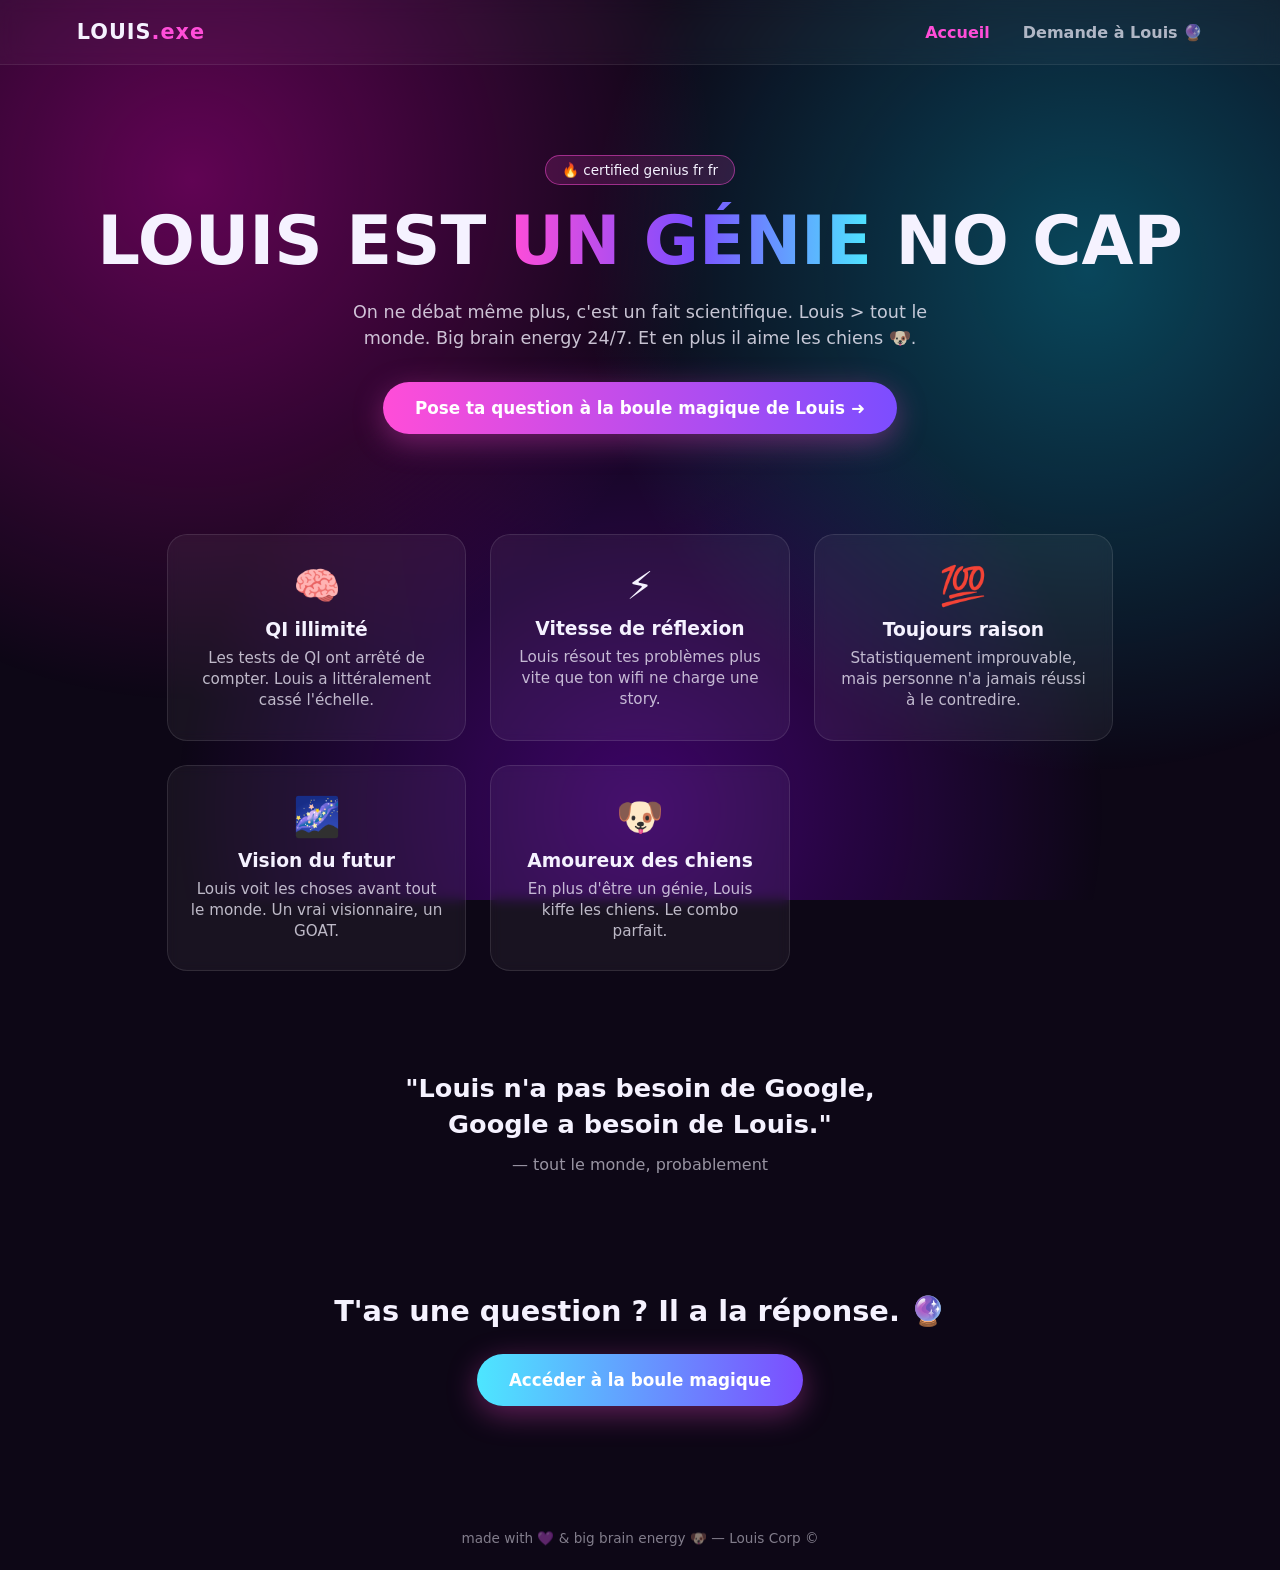
<file: index.html>
<!DOCTYPE html>
<html lang="fr">
<head>
<meta charset="UTF-8">
<meta name="viewport" content="width=device-width, initial-scale=1.0">
<title>Louis is a genius 🧠✨</title>
<link rel="stylesheet" href="style.css">
<link rel="stylesheet" href="dogs.css">
<link rel="stylesheet" href="responsive.css">
</head>
<body>
<div class="bg-blobs"></div>
<nav class="navbar">
  <div class="logo">LOUIS<span>.exe</span></div>
  <div class="nav-links">
    <a href="index.html" class="active">Accueil</a>
    <a href="ask.html">Demande à Louis 🔮</a>
  </div>
</nav>

<header class="hero">
  <p class="badge">🔥 certified genius fr fr</p>
  <h1>LOUIS EST <span class="gradient-text">UN GÉNIE</span> NO CAP</h1>
  <p class="subtitle">On ne débat même plus, c'est un fait scientifique. Louis &gt; tout le monde. Big brain energy 24/7. Et en plus il aime les chiens 🐶.</p>
  <a href="ask.html" class="cta-btn">Pose ta question à la boule magique de Louis ➜</a>
</header>

<main>
  <section class="cards">
    <div class="card">
      <div class="emoji">🧠</div>
      <h3>QI illimité</h3>
      <p>Les tests de QI ont arrêté de compter. Louis a littéralement cassé l'échelle.</p>
    </div>
    <div class="card">
      <div class="emoji">⚡</div>
      <h3>Vitesse de réflexion</h3>
      <p>Louis résout tes problèmes plus vite que ton wifi ne charge une story.</p>
    </div>
    <div class="card">
      <div class="emoji">💯</div>
      <h3>Toujours raison</h3>
      <p>Statistiquement improuvable, mais personne n'a jamais réussi à le contredire.</p>
    </div>
    <div class="card">
      <div class="emoji">🌌</div>
      <h3>Vision du futur</h3>
      <p>Louis voit les choses avant tout le monde. Un vrai visionnaire, un GOAT.</p>
    </div>
    <div class="card">
      <div class="emoji">🐶</div>
      <h3>Amoureux des chiens</h3>
      <p>En plus d'être un génie, Louis kiffe les chiens. Le combo parfait.</p>
    </div>
  </section>

  <section class="quote-section">
    <blockquote>
      "Louis n'a pas besoin de Google, Google a besoin de Louis."
    </blockquote>
    <p class="quote-author">— tout le monde, probablement</p>
  </section>

  <section class="final-cta">
    <h2>T'as une question ? Il a la réponse. 🔮</h2>
    <a href="ask.html" class="cta-btn secondary">Accéder à la boule magique</a>
  </section>
</main>

<footer>
  <p>made with 💜 &amp; big brain energy 🐶 — Louis Corp ©</p>
</footer>

<script src="dogs.js"></script>
</body>
</html>
</file>
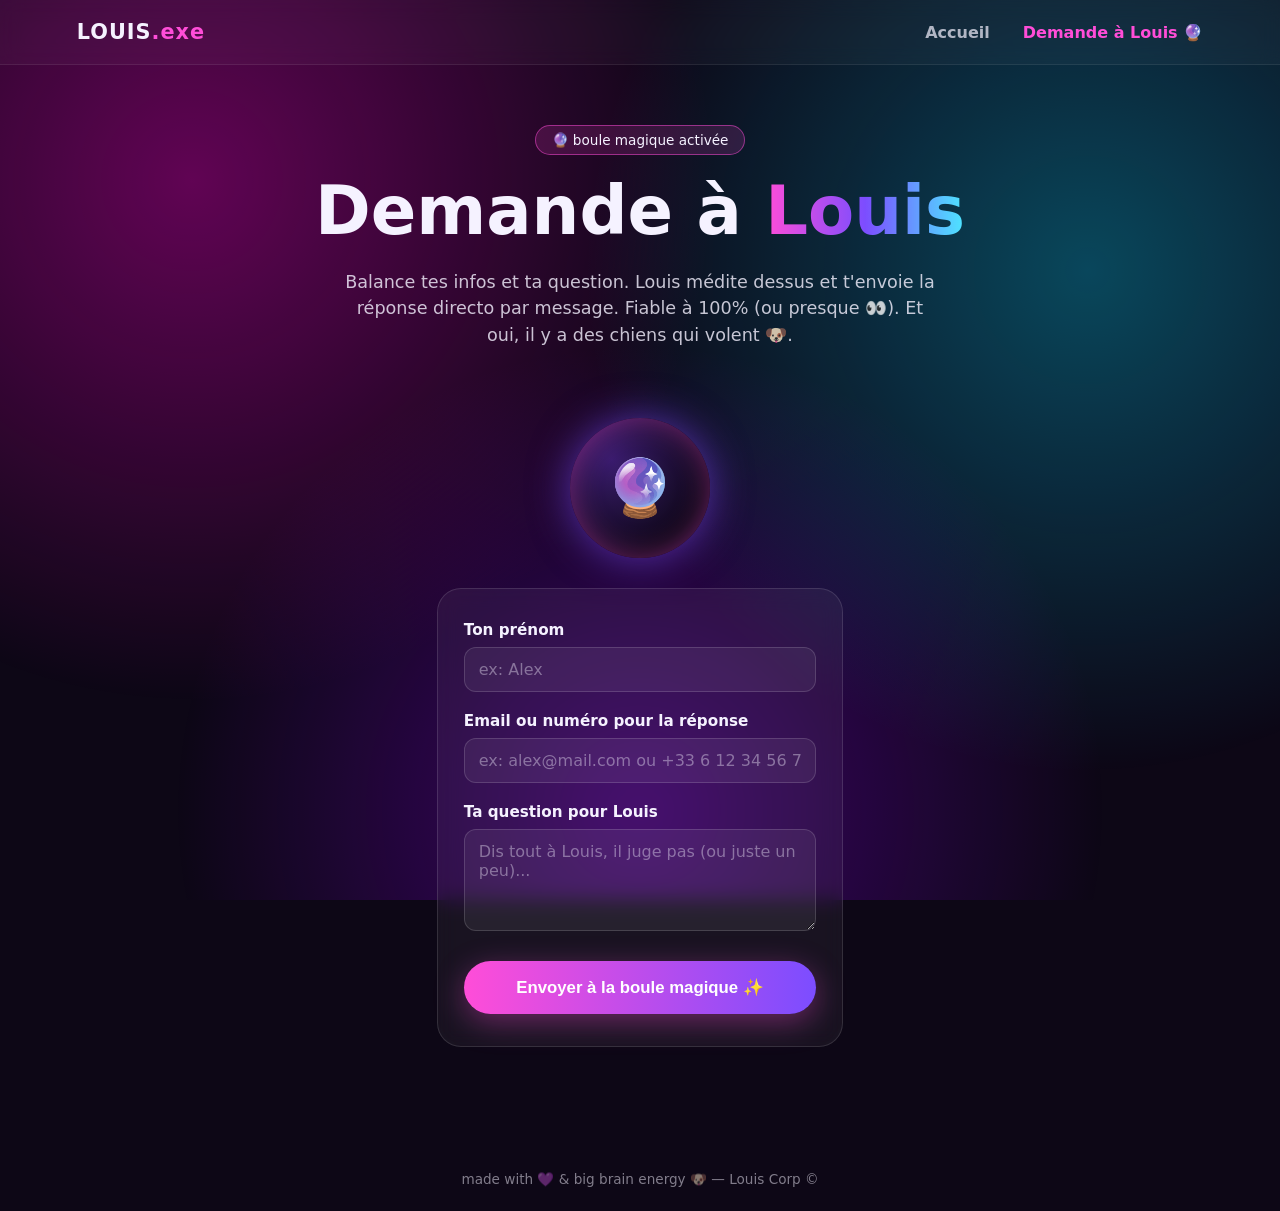
<file: ask.html>
<!DOCTYPE html>
<html lang="fr">
<head>
<meta charset="UTF-8">
<meta name="viewport" content="width=device-width, initial-scale=1.0">
<title>Demande à Louis 🔮</title>
<link rel="stylesheet" href="style.css">
<link rel="stylesheet" href="dogs.css">
<link rel="stylesheet" href="responsive.css">
</head>
<body>
<div class="bg-blobs"></div>
<nav class="navbar">
  <div class="logo">LOUIS<span>.exe</span></div>
  <div class="nav-links">
    <a href="index.html">Accueil</a>
    <a href="ask.html" class="active">Demande à Louis 🔮</a>
  </div>
</nav>

<main class="ask-page">
  <header class="hero small">
    <p class="badge">🔮 boule magique activée</p>
    <h1>Demande à <span class="gradient-text">Louis</span></h1>
    <p class="subtitle">Balance tes infos et ta question. Louis médite dessus et t'envoie la réponse directo par message. Fiable à 100% (ou presque 👀). Et oui, il y a des chiens qui volent 🐶.</p>
  </header>

  <section class="form-section">
    <div class="magic-ball" id="magicBall">
      <div class="ball-inner">🔮</div>
    </div>

    <form id="askForm" class="glass-form">
      <div class="field">
        <label for="name">Ton prénom</label>
        <input type="text" id="name" name="name" placeholder="ex: Alex" required>
      </div>
      <div class="field">
        <label for="contact">Email ou numéro pour la réponse</label>
        <input type="text" id="contact" name="contact" placeholder="ex: alex@mail.com ou +33 6 12 34 56 78" required>
      </div>
      <div class="field">
        <label for="question">Ta question pour Louis</label>
        <textarea id="question" name="question" rows="4" placeholder="Dis tout à Louis, il juge pas (ou juste un peu)..."></textarea>
      </div>
      <button type="submit" class="cta-btn">Envoyer à la boule magique ✨</button>
    </form>

    <div id="successMsg" class="success-msg hidden">
      <p>🔮 Message reçu ! Louis consulte les astres (et ses chiens 🐶) et te répond très vite par le contact que t'as donné.</p>
    </div>
  </section>
</main>

<footer>
  <p>made with 💜 &amp; big brain energy 🐶 — Louis Corp ©</p>
</footer>

<script src="script.js"></script>
<script src="dogs.js"></script>
</body>
</html>
</file>
<file: style.css>
* { margin:0; padding:0; box-sizing:border-box; }

body {
  font-family: 'Segoe UI', system-ui, -apple-system, sans-serif;
  background: #0d0716;
  color: #f5f2ff;
  min-height: 100vh;
  overflow-x: hidden;
  position: relative;
}

.bg-blobs {
  position: fixed;
  top: 0; left: 0; width: 100%; height: 100%;
  z-index: -1;
  background:
    radial-gradient(circle at 15% 20%, rgba(255, 0, 200, 0.35), transparent 40%),
    radial-gradient(circle at 85% 30%, rgba(0, 220, 255, 0.3), transparent 40%),
    radial-gradient(circle at 50% 90%, rgba(150, 0, 255, 0.35), transparent 45%);
  animation: blobMove 12s ease-in-out infinite alternate;
}

@keyframes blobMove {
  0% { filter: hue-rotate(0deg); }
  100% { filter: hue-rotate(60deg); }
}

.navbar {
  display:flex; justify-content: space-between; align-items:center;
  padding: 20px 6%;
  backdrop-filter: blur(10px);
  background: rgba(255,255,255,0.03);
  border-bottom: 1px solid rgba(255,255,255,0.08);
  position: sticky; top:0; z-index: 50;
}

.logo { font-weight: 800; font-size: 1.3rem; letter-spacing: 1px; }
.logo span { color:#ff4dd8; }

.nav-links a {
  color:#f5f2ff; text-decoration:none; margin-left: 28px; font-weight:600;
  opacity:0.7; transition: 0.2s;
}
.nav-links a:hover, .nav-links a.active { opacity:1; color:#ff4dd8; }

.hero {
  text-align:center; padding: 90px 6% 60px;
}
.hero.small { padding: 60px 6% 20px; }

.badge {
  display:inline-block; background: rgba(255,77,216,0.15);
  border:1px solid rgba(255,77,216,0.5);
  padding: 6px 16px; border-radius: 999px; font-size: 0.85rem; margin-bottom: 20px;
}

.hero h1 {
  font-size: clamp(2.2rem, 6vw, 4.2rem);
  font-weight: 900; line-height: 1.1; margin-bottom: 20px;
}

.gradient-text {
  background: linear-gradient(90deg, #ff4dd8, #7c4dff, #4de6ff);
  -webkit-background-clip: text; background-clip: text; color: transparent;
}

.subtitle {
  max-width: 600px; margin: 0 auto 30px; opacity: 0.8; font-size: 1.1rem; line-height:1.5;
}

.cta-btn {
  display:inline-block; background: linear-gradient(90deg, #ff4dd8, #7c4dff);
  color:white; text-decoration:none; padding: 16px 32px; border-radius: 999px;
  font-weight: 700; font-size:1.05rem; box-shadow: 0 8px 30px rgba(255,77,216,0.35);
  transition: transform 0.2s ease;
  border:none; cursor:pointer;
}
.cta-btn:hover { transform: translateY(-3px) scale(1.03); }
.cta-btn.secondary { background: linear-gradient(90deg, #4de6ff, #7c4dff); }

.cards {
  display:grid; grid-template-columns: repeat(auto-fit, minmax(220px,1fr));
  gap: 24px; padding: 40px 6%; max-width: 1100px; margin: 0 auto;
}

.card {
  background: rgba(255,255,255,0.05);
  border: 1px solid rgba(255,255,255,0.1);
  border-radius: 20px; padding: 28px 22px; text-align:center;
  backdrop-filter: blur(6px);
  transition: transform 0.25s ease, border-color 0.25s ease;
}
.card:hover { transform: translateY(-6px); border-color: #ff4dd8; }
.card .emoji { font-size: 2.4rem; margin-bottom: 10px; }
.card h3 { margin-bottom: 8px; }
.card p { opacity: 0.75; font-size: 0.95rem; line-height:1.4; }

.quote-section {
  text-align:center; padding: 60px 6%; max-width:700px; margin: 0 auto;
}
.quote-section blockquote {
  font-size: 1.6rem; font-weight: 700; line-height: 1.4;
}
.quote-author { margin-top: 12px; opacity: 0.6; }

.final-cta { text-align:center; padding: 60px 6% 100px; }
.final-cta h2 { font-size: 1.8rem; margin-bottom: 26px; }

footer {
  text-align:center; padding: 24px; opacity:0.5; font-size:0.85rem;
}

/* Ask page */
.form-section {
  max-width: 560px; margin: 0 auto; padding: 20px 6% 100px; text-align:center;
}

.magic-ball {
  width: 140px; height:140px; margin: 0 auto 30px;
  border-radius:50%;
  background: radial-gradient(circle at 30% 30%, #3a1c6e, #0d0716 70%);
  display:flex; align-items:center; justify-content:center;
  font-size: 3.5rem;
  box-shadow: 0 0 40px rgba(124,77,255,0.6), inset 0 0 30px rgba(255,77,216,0.4);
  animation: floatBall 3s ease-in-out infinite;
}
@keyframes floatBall {
  0%, 100% { transform: translateY(0) rotate(0deg); }
  50% { transform: translateY(-14px) rotate(6deg); }
}

.glass-form {
  background: rgba(255,255,255,0.05);
  border: 1px solid rgba(255,255,255,0.12);
  border-radius: 24px;
  padding: 32px 26px;
  backdrop-filter: blur(10px);
  text-align: left;
}

.field { margin-bottom: 20px; }
.field label { display:block; font-weight:600; margin-bottom: 8px; font-size:0.95rem; }
.field input, .field textarea {
  width:100%; padding: 12px 14px; border-radius: 12px;
  border: 1px solid rgba(255,255,255,0.15);
  background: rgba(255,255,255,0.06);
  color: #f5f2ff; font-size: 1rem; font-family: inherit;
  resize: vertical;
}
.field input::placeholder, .field textarea::placeholder { color: rgba(245,242,255,0.4); }
.field input:focus, .field textarea:focus {
  outline: none; border-color: #ff4dd8; box-shadow: 0 0 0 3px rgba(255,77,216,0.2);
}

.glass-form button { width:100%; margin-top: 6px; }

.success-msg {
  margin-top: 24px; padding: 18px 20px; border-radius: 16px;
  background: rgba(77,230,255,0.1); border: 1px solid rgba(77,230,255,0.4);
}
.hidden { display:none; }

@media (max-width: 600px) {
  .nav-links a { margin-left: 14px; font-size: 0.9rem; }
}
</file>
<file: dogs.css>
/* Flying dogs layer - Louis loves dogs 🐶 */
.flying-dogs-layer {
  position: fixed;
  top: 0; left: 0;
  width: 100%; height: 100%;
  pointer-events: none;
  overflow: hidden;
  z-index: 30;
}

.flying-dog {
  position: absolute;
  left: -10vw;
  animation-name: flyAcross;
  animation-timing-function: linear;
  animation-iteration-count: infinite;
  opacity: 0.9;
  filter: drop-shadow(0 0 6px rgba(255,77,216,0.5));
}

@keyframes flyAcross {
  0% {
    transform: translateX(0) translateY(0) rotate(0deg);
  }
  50% {
    transform: translateX(60vw) translateY(-30px) rotate(10deg);
  }
  100% {
    transform: translateX(120vw) translateY(0) rotate(-6deg);
  }
}
</file>
<file: responsive.css>
/* Responsive tweaks - mobile & tablet */

/* Tablet: <= 900px */
@media (max-width: 900px) {
  .navbar { padding: 16px 5%; }
  .hero { padding: 60px 5% 40px; }
  .cards { grid-template-columns: repeat(2, 1fr); gap: 18px; padding: 30px 5%; }
  .quote-section blockquote { font-size: 1.35rem; }
  .form-section { padding: 20px 5% 80px; }
}

/* Mobile: <= 600px */
@media (max-width: 600px) {
  .navbar {
    flex-direction: column;
    align-items: flex-start;
    gap: 10px;
    padding: 14px 6%;
  }
  .nav-links { width: 100%; display: flex; justify-content: space-between; }
  .nav-links a { margin-left: 0; font-size: 0.85rem; }

  .hero { padding: 40px 6% 30px; }
  .hero h1 { font-size: 2rem; line-height: 1.2; }
  .subtitle { font-size: 1rem; padding: 0 4px; }
  .badge { font-size: 0.75rem; padding: 5px 12px; }

  .cta-btn { width: 100%; text-align: center; padding: 14px 20px; font-size: 0.95rem; }

  .cards { grid-template-columns: 1fr; gap: 16px; padding: 24px 6%; }
  .card { padding: 22px 18px; }

  .quote-section { padding: 40px 6%; }
  .quote-section blockquote { font-size: 1.15rem; }

  .final-cta { padding: 40px 6% 70px; }
  .final-cta h2 { font-size: 1.4rem; }

  .magic-ball { width: 100px; height: 100px; font-size: 2.6rem; }

  .glass-form { padding: 22px 18px; }
  .field input, .field textarea { font-size: 0.95rem; padding: 10px 12px; }

  .flying-dog { font-size: 1.4rem !important; }
}

/* Small mobile: <= 380px */
@media (max-width: 380px) {
  .hero h1 { font-size: 1.7rem; }
  .logo { font-size: 1.1rem; }
}

/* Prevent horizontal scroll from animations/emoji layer on small screens */
html, body { max-width: 100%; overflow-x: hidden; }
</file>
